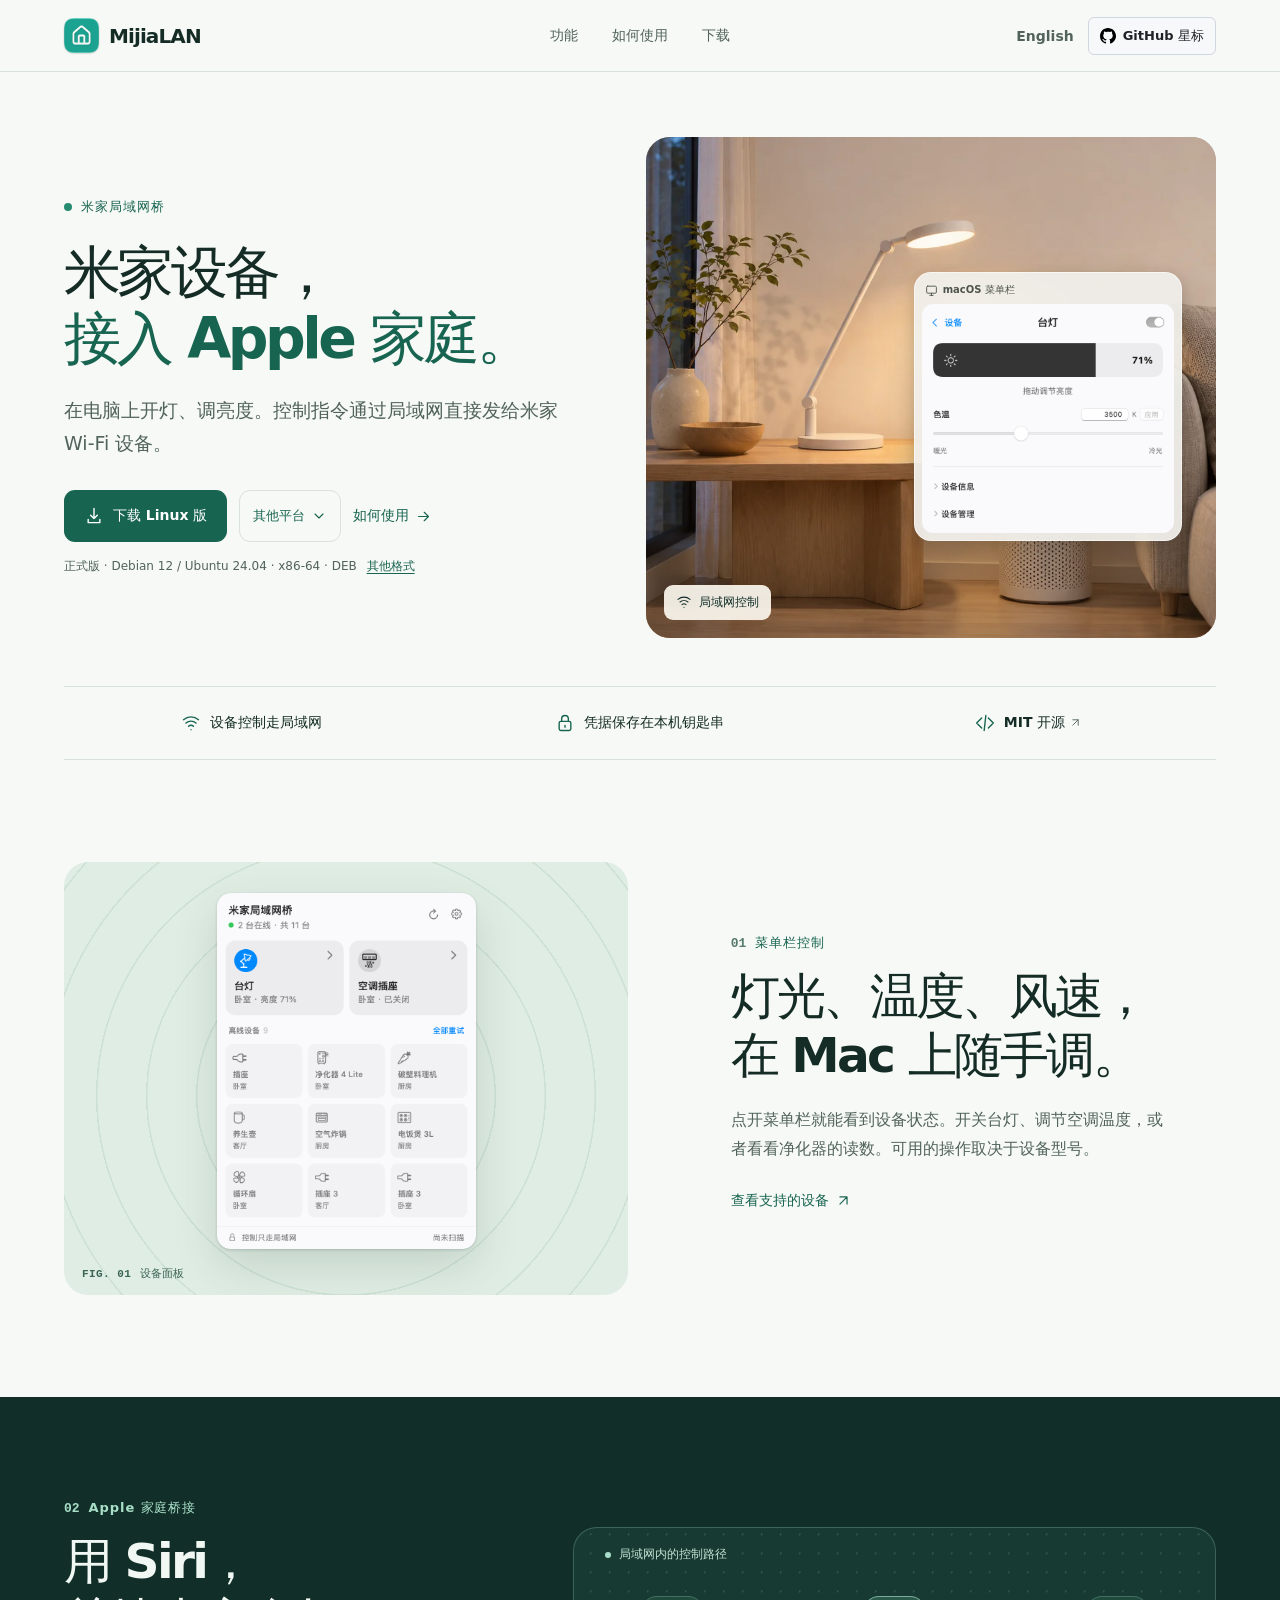
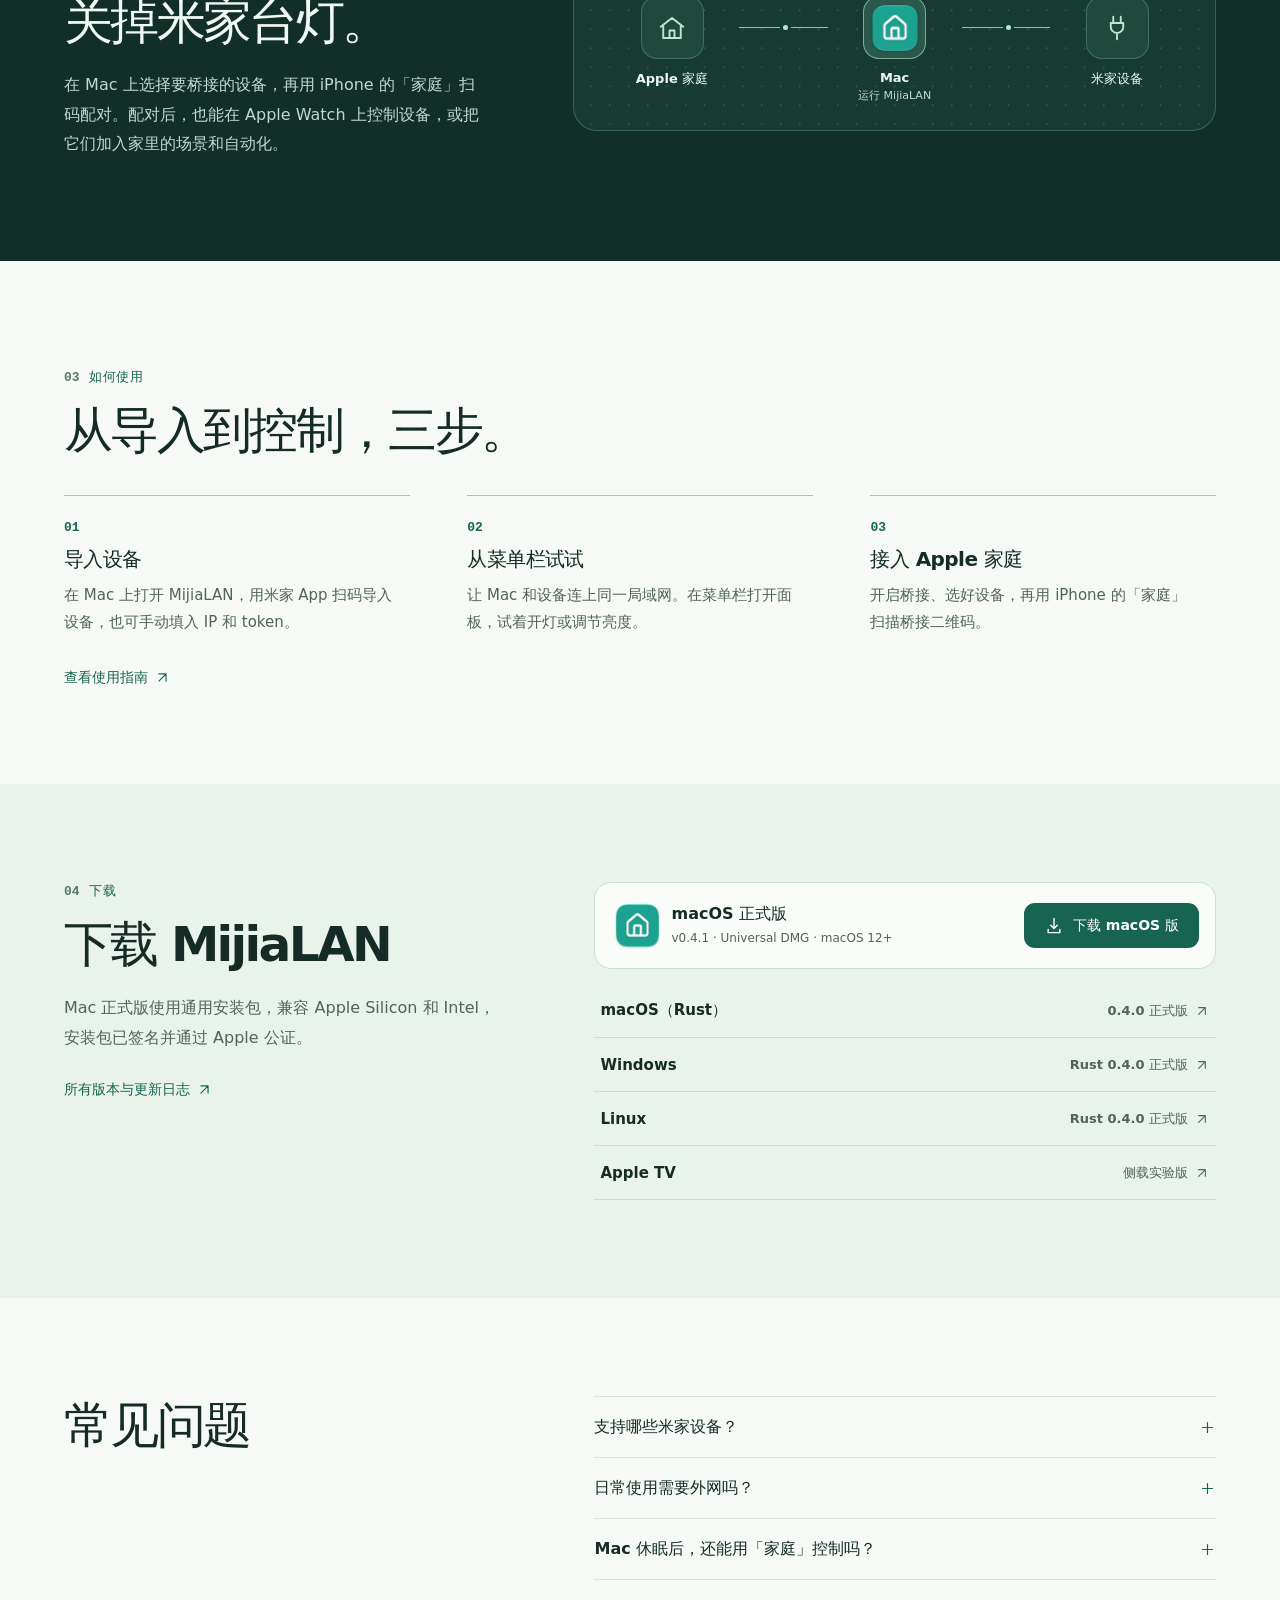
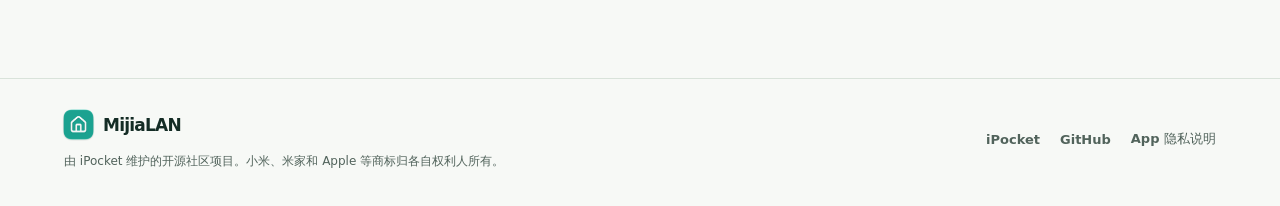
<file: index.html>
<!doctype html>
<html lang="zh-CN">
  <head>
    <meta charset="utf-8" />
    <meta name="viewport" content="width=device-width, initial-scale=1" />
    <meta name="theme-color" content="#f7f9f6" />
    <meta
      name="description"
      content="从 Mac 菜单栏控制兼容的米家 Wi-Fi 设备，通过局域网接入 Apple 家庭（HomeKit）。MijiaLAN 免费开源，支持 macOS 12 及以上。"
    />
    <meta name="robots" content="max-image-preview:large" />
    <title>米家局域网控制与 HomeKit 桥接 | MijiaLAN</title>
    <link rel="canonical" href="https://mijialan.ipocket.xyz/" />
    <link rel="alternate" hreflang="zh-CN" href="https://mijialan.ipocket.xyz/" />
    <link rel="alternate" hreflang="en" href="https://mijialan.ipocket.xyz/en/" />
    <link rel="alternate" hreflang="x-default" href="https://mijialan.ipocket.xyz/" />
    <meta property="og:type" content="website" />
    <meta property="og:site_name" content="MijiaLAN" />
    <meta property="og:locale" content="zh_CN" />
    <meta property="og:locale:alternate" content="en_US" />
    <meta property="og:url" content="https://mijialan.ipocket.xyz/" />
    <meta property="og:title" content="米家局域网控制与 HomeKit 桥接 | MijiaLAN" />
    <meta
      property="og:description"
      content="从 Mac 菜单栏控制米家 Wi-Fi 设备，并通过局域网接入 Apple 家庭。免费开源。"
    />
    <meta property="og:image" content="https://mijialan.ipocket.xyz/assets/mijialan-share.jpg" />
    <meta property="og:image:width" content="1200" />
    <meta property="og:image:height" content="630" />
    <meta property="og:image:alt" content="MijiaLAN 图标与点亮台灯的客厅。" />
    <meta name="twitter:card" content="summary_large_image" />
    <meta name="twitter:image:alt" content="MijiaLAN 图标与点亮台灯的客厅。" />
    <script type="application/ld+json">
      {
        "@context": "https://schema.org",
        "@type": "WebSite",
        "name": "MijiaLAN",
        "url": "https://mijialan.ipocket.xyz/",
        "inLanguage": ["zh-CN", "en"]
      }
    </script>
    <link rel="icon" type="image/png" href="./assets/mijialan-icon.png" />
    <link rel="stylesheet" href="./styles.css?v=regional-analytics" />
    <script defer src="./downloads.js?v=rs-0.4.0-b17"></script>
    <script defer src="./analytics.js?v=regional-analytics"></script>
  </head>
  <body>
    <svg class="icon-library" xmlns="http://www.w3.org/2000/svg" aria-hidden="true">
      <symbol id="icon-arrow" viewBox="0 0 24 24"><path d="M5 12h14m-6-6 6 6-6 6" /></symbol>
      <symbol id="icon-external" viewBox="0 0 24 24"><path d="M7 17 17 7M7 7h10v10" /></symbol>
      <symbol id="icon-download" viewBox="0 0 24 24"><path d="M12 3v12m-4-4 4 4 4-4M5 16v4h14v-4" /></symbol>
      <symbol id="icon-chevron" viewBox="0 0 24 24"><path d="m6 9 6 6 6-6" /></symbol>
      <symbol id="icon-check" viewBox="0 0 24 24"><path d="m5 12 4 4L19 6" /></symbol>
      <symbol id="icon-wifi" viewBox="0 0 24 24">
        <path d="M3 8a14 14 0 0 1 18 0M6 12a9 9 0 0 1 12 0m-9 4a4.4 4.4 0 0 1 6 0m-3 4h.01" />
      </symbol>
      <symbol id="icon-home" viewBox="0 0 24 24"><path d="m3 11 9-7 9 7m-2-1v10H5V10m5 10v-6h4v6" /></symbol>
      <symbol id="icon-mac" viewBox="0 0 24 24">
        <rect x="3" y="4" width="18" height="13" rx="2" />
        <path d="M9 21h6m-3-4v4" />
      </symbol>
      <symbol id="icon-plug" viewBox="0 0 24 24">
        <path d="M9 3v5m6-5v5M7 8h10v3a5 5 0 0 1-10 0V8Zm5 8v5" />
      </symbol>
      <symbol id="icon-code" viewBox="0 0 24 24"><path d="m8 6-6 6 6 6m8-12 6 6-6 6m-3-15-2 18" /></symbol>
      <symbol id="icon-lock" viewBox="0 0 24 24">
        <rect x="5" y="10" width="14" height="11" rx="2" />
        <path d="M8 10V7a4 4 0 0 1 8 0v3m-4 5v2" />
      </symbol>
      <symbol id="icon-plus" viewBox="0 0 24 24"><path d="M5 12h14M12 5v14" /></symbol>
    </svg>
    <a class="skip-link" href="#main-content">跳到正文</a>

    <header class="site-header" id="top">
      <div class="shell header-inner">
        <a class="wordmark" href="#top" aria-label="MijiaLAN 首页">
          <img src="./assets/mijialan-icon.png" width="43" height="43" alt="" />
          <span>MijiaLAN</span>
        </a>
        <nav class="site-nav" aria-label="主导航">
          <a href="#features">功能</a>
          <a href="#setup">如何使用</a>
          <a href="#download">下载</a>
        </nav>
        <div class="header-actions">
          <a class="locale-link" href="./en/" lang="en" hreflang="en">English</a>
          <a
            class="source-link"
            href="https://github.com/iPocket-APP/MijiaLAN"
            aria-label="在 GitHub 上给 MijiaLAN 点星标"
          >
            <img src="./assets/github-mark.svg" width="16" height="16" alt="" />
            <span><span class="source-site">GitHub </span>星标</span>
          </a>
        </div>
      </div>
    </header>

    <main id="main-content">
      <section class="shell hero" aria-labelledby="hero-title">
        <div class="hero-copy">
          <p class="eyebrow"><span class="status-dot" aria-hidden="true"></span> 米家局域网桥</p>
          <h1 id="hero-title">米家设备，<span>接入 Apple 家庭。</span></h1>
          <p class="hero-description">在电脑上开灯、调亮度。控制指令通过局域网直接发给米家 Wi‑Fi 设备。</p>
          <div class="hero-actions" data-platform-picker>
            <a
              class="button button-primary"
              href="#download"
              data-hero-download
              data-download-placement="hero"
              aria-describedby="hero-requirements"
            >
              <svg class="icon" aria-hidden="true"><use href="#icon-download" /></svg>
              <span>选择下载平台</span>
            </a>
            <button
              type="button"
              class="button platform-toggle"
              data-platform-toggle
              aria-controls="download-platforms"
              aria-expanded="false"
              hidden
            >
              <span>其他平台</span>
              <svg class="icon" aria-hidden="true"><use href="#icon-chevron" /></svg>
            </button>
            <div class="platform-picker" id="download-platforms" role="group" aria-label="下载平台" hidden>
              <button
                type="button"
                data-option-platform="macos"
                data-label="下载 macOS 版"
                data-requirements="macOS 12 及以上 · Apple Silicon 与 Intel"
                aria-pressed="false"
              >
                <strong>macOS</strong>
                <small>正式版 · Universal DMG</small>
                <svg class="icon" aria-hidden="true"><use href="#icon-check" /></svg>
              </button>
              <button
                type="button"
                data-option-platform="windows"
                data-label="下载 Windows 版"
                data-requirements="正式版 · Windows x64 · MSI"
                data-release-label="安装说明"
                aria-pressed="false"
              >
                <strong>Windows</strong>
                <small>正式版 · x64 MSI</small>
                <svg class="icon" aria-hidden="true"><use href="#icon-check" /></svg>
              </button>
              <button
                type="button"
                data-option-platform="linux"
                data-label="下载 Linux 版"
                data-requirements="正式版 · Debian 12 / Ubuntu 24.04 · x86-64 · DEB"
                data-release-label="其他格式"
                aria-pressed="false"
              >
                <strong>Linux</strong>
                <small>正式版 · x86-64 DEB</small>
                <svg class="icon" aria-hidden="true"><use href="#icon-check" /></svg>
              </button>
            </div>
            <a class="text-link" href="#setup"
              >如何使用 <svg class="icon" aria-hidden="true"><use href="#icon-arrow" /></svg
            ></a>
          </div>
          <p class="hero-requirements" id="hero-requirements">
            <span data-hero-requirements>macOS、Windows 和 Linux</span>
            <a data-hero-release href="https://github.com/iPocket-APP/MijiaLAN/releases" hidden>发行说明</a>
          </p>
        </div>

        <figure class="hero-art">
          <img
            class="hero-scene"
            src="./assets/living-room.webp"
            width="960"
            height="1280"
            alt="客厅里的台灯亮着，旁边摆着空气净化器。"
          />
          <div class="hero-panel">
            <div class="panel-label">
              <svg class="icon" aria-hidden="true"><use href="#icon-mac" /></svg> macOS 菜单栏
            </div>
            <img
              src="./assets/macos-lamp.webp"
              width="720"
              height="654"
              alt="MijiaLAN 的台灯详情，可调节电源、亮度和色温。"
            />
          </div>
          <figcaption class="art-caption">
            <svg class="icon" aria-hidden="true"><use href="#icon-wifi" /></svg> 局域网控制
          </figcaption>
        </figure>
      </section>

      <ul class="shell facts" aria-label="项目特点">
        <li>
          <svg class="icon" aria-hidden="true"><use href="#icon-wifi" /></svg><span>设备控制走局域网</span>
        </li>
        <li>
          <svg class="icon" aria-hidden="true"><use href="#icon-lock" /></svg
          ><span>凭据保存在本机钥匙串</span>
        </li>
        <li>
          <svg class="icon" aria-hidden="true"><use href="#icon-code" /></svg
          ><a href="https://github.com/iPocket-APP/MijiaLAN/blob/main/LICENSE"
            >MIT 开源 <svg class="icon" aria-hidden="true"><use href="#icon-external" /></svg
          ></a>
        </li>
      </ul>

      <section class="shell feature" id="features" aria-labelledby="feature-title">
        <figure class="feature-art">
          <img
            src="./assets/macos-panel.webp"
            width="720"
            height="990"
            alt="米家局域网桥设备面板，显示台灯、空调插座与各设备的连接状态。"
            loading="lazy"
          />
          <figcaption><span class="figure-index">FIG. 01</span> 设备面板</figcaption>
        </figure>
        <div class="section-copy">
          <p class="eyebrow section-label"><span>01</span> 菜单栏控制</p>
          <h2 id="feature-title">灯光、温度、风速，<br />在 Mac 上随手调。</h2>
          <p>
            点开菜单栏就能看到设备状态。开关台灯、调节空调温度，或者看看净化器的读数。可用的操作取决于设备型号。
          </p>
          <a class="text-link" href="https://github.com/iPocket-APP/MijiaLAN#设备支持"
            >查看支持的设备 <svg class="icon" aria-hidden="true"><use href="#icon-external" /></svg
          ></a>
        </div>
      </section>

      <section class="bridge" id="apple-home" aria-labelledby="bridge-title">
        <div class="shell bridge-inner">
          <div class="section-copy">
            <p class="eyebrow section-label"><span>02</span> Apple 家庭桥接</p>
            <h2 id="bridge-title">用 Siri，<br />关掉米家台灯。</h2>
            <p>
              在 Mac 上选择要桥接的设备，再用 iPhone 的「家庭」扫码配对。配对后，也能在 Apple Watch
              上控制设备，或把它们加入家里的场景和自动化。
            </p>
          </div>

          <figure class="route">
            <figcaption><span class="status-dot" aria-hidden="true"></span> 局域网内的控制路径</figcaption>
            <div
              class="route-flow"
              role="img"
              aria-label="Apple 家庭通过运行 MijiaLAN 的 Mac 控制米家 Wi‑Fi 设备。"
            >
              <div class="route-node">
                <span class="route-icon"
                  ><svg class="icon" aria-hidden="true"><use href="#icon-home" /></svg
                ></span>
                <span>Apple 家庭</span>
              </div>
              <span class="route-line" aria-hidden="true"></span>
              <div class="route-node route-bridge">
                <span class="route-icon"
                  ><img src="./assets/mijialan-icon.png" width="68" height="68" alt=""
                /></span>
                <span>Mac <small>运行 MijiaLAN</small></span>
              </div>
              <span class="route-line" aria-hidden="true"></span>
              <div class="route-node">
                <span class="route-icon"
                  ><svg class="icon" aria-hidden="true"><use href="#icon-plug" /></svg
                ></span>
                <span>米家设备</span>
              </div>
            </div>
          </figure>
        </div>
      </section>

      <section class="shell setup" id="setup" aria-labelledby="setup-title">
        <p class="eyebrow section-label"><span>03</span> 如何使用</p>
        <h2 id="setup-title">从导入到控制，三步。</h2>
        <ol class="steps">
          <li>
            <span class="step-number" aria-hidden="true">01</span>
            <h3>导入设备</h3>
            <p>在 Mac 上打开 MijiaLAN，用米家 App 扫码导入设备，也可手动填入 IP 和 token。</p>
          </li>
          <li>
            <span class="step-number" aria-hidden="true">02</span>
            <h3>从菜单栏试试</h3>
            <p>让 Mac 和设备连上同一局域网。在菜单栏打开面板，试着开灯或调节亮度。</p>
          </li>
          <li>
            <span class="step-number" aria-hidden="true">03</span>
            <h3>接入 Apple 家庭</h3>
            <p>开启桥接、选好设备，再用 iPhone 的「家庭」扫描桥接二维码。</p>
          </li>
        </ol>
        <a class="text-link" href="https://github.com/iPocket-APP/MijiaLAN#使用"
          >查看使用指南 <svg class="icon" aria-hidden="true"><use href="#icon-external" /></svg
        ></a>
      </section>

      <section class="downloads" id="download" aria-labelledby="download-title">
        <div class="shell downloads-inner">
          <div class="section-copy">
            <p class="eyebrow section-label"><span>04</span> 下载</p>
            <h2 id="download-title">下载 MijiaLAN</h2>
            <p>Mac 正式版使用通用安装包，兼容 Apple Silicon 和 Intel，安装包已签名并通过 Apple 公证。</p>
            <a class="text-link" href="https://github.com/iPocket-APP/MijiaLAN/releases"
              >所有版本与更新日志 <svg class="icon" aria-hidden="true"><use href="#icon-external" /></svg
            ></a>
          </div>
          <div class="platforms">
            <div class="mac-download">
              <div class="platform-heading">
                <img src="./assets/mijialan-icon.png" width="53" height="53" alt="" loading="lazy" />
                <div>
                  <h3>macOS 正式版</h3>
                  <p>v0.4.1 · Universal DMG · macOS 12+</p>
                </div>
              </div>
              <a
                class="button button-primary"
                href="https://github.com/iPocket-APP/MijiaLAN/releases/download/v0.4.1/MijiaLAN-0.4.1-universal.dmg"
                data-download-placement="download_section"
                data-download-platform="macos"
              >
                <svg class="icon" aria-hidden="true"><use href="#icon-download" /></svg> 下载 macOS 版
              </a>
            </div>
            <ul class="platform-links" aria-label="其他版本和平台">
              <li>
                <a href="https://github.com/iPocket-APP/MijiaLAN/releases/tag/rs-v0.4.0-b17"
                  ><span>macOS（Rust）</span
                  ><span class="platform-status"
                    >0.4.0 正式版
                    <svg class="icon" aria-hidden="true"><use href="#icon-external" /></svg></span
                ></a>
              </li>
              <li>
                <a
                  id="release-windows"
                  href="https://github.com/iPocket-APP/MijiaLAN/releases/tag/rs-v0.4.0-b17"
                  ><span>Windows</span
                  ><span class="platform-status"
                    >Rust 0.4.0 正式版
                    <svg class="icon" aria-hidden="true"><use href="#icon-external" /></svg></span
                ></a>
              </li>
              <li>
                <a
                  id="release-linux"
                  href="https://github.com/iPocket-APP/MijiaLAN/releases/tag/rs-v0.4.0-b17"
                  ><span>Linux</span
                  ><span class="platform-status"
                    >Rust 0.4.0 正式版
                    <svg class="icon" aria-hidden="true"><use href="#icon-external" /></svg></span
                ></a>
              </li>
              <li>
                <a href="https://github.com/iPocket-APP/MijiaLAN/releases/tag/tvos-v0.1.1-b3"
                  ><span>Apple TV</span
                  ><span class="platform-status"
                    >侧载实验版 <svg class="icon" aria-hidden="true"><use href="#icon-external" /></svg></span
                ></a>
              </li>
            </ul>
          </div>
        </div>
      </section>

      <section class="shell faq" aria-labelledby="faq-title">
        <h2 id="faq-title">常见问题</h2>
        <div class="faq-list">
          <details>
            <summary>
              支持哪些米家设备？ <svg class="icon" aria-hidden="true"><use href="#icon-plus" /></svg>
            </summary>
            <p>
              主要支持可在局域网直连的米家 Wi‑Fi
              设备，包括部分灯具、插座、风扇、空调和净化器。具体型号和可用功能见<a
                href="https://github.com/iPocket-APP/MijiaLAN#设备支持"
                >设备支持说明</a
              >。
            </p>
          </details>
          <details>
            <summary>
              日常使用需要外网吗？ <svg class="icon" aria-hidden="true"><use href="#icon-plus" /></svg>
            </summary>
            <p>
              设备导入并缓存所需规格后，日常控制可以在局域网完成。用米家 App
              扫码导入设备，以及获取尚未缓存的设备规格时，需要联网。
            </p>
          </details>
          <details>
            <summary>
              Mac 休眠后，还能用「家庭」控制吗？
              <svg class="icon" aria-hidden="true"><use href="#icon-plus" /></svg>
            </summary>
            <p>
              桥接时需要让 Mac 保持唤醒，并让 MijiaLAN 在后台运行。要从家外访问，或让家庭自动化运行，还需要
              HomePod 或 Apple TV 等家居中枢。
            </p>
          </details>
        </div>
      </section>
    </main>

    <footer class="site-footer">
      <div class="shell footer-inner">
        <div>
          <a class="wordmark" href="#top" aria-label="MijiaLAN，返回顶部"
            ><img src="./assets/mijialan-icon.png" width="37" height="37" alt="" loading="lazy" /><span
              >MijiaLAN</span
            ></a
          >
          <p>由 iPocket 维护的开源社区项目。小米、米家和 Apple 等商标归各自权利人所有。</p>
        </div>
        <nav class="footer-links" aria-label="页脚导航">
          <a href="https://ipocket.xyz/">iPocket</a>
          <a href="https://github.com/iPocket-APP/MijiaLAN">GitHub</a>
          <a href="https://github.com/iPocket-APP/MijiaLAN/blob/main/PRIVACY.md">App 隐私说明</a>
          <button
            type="button"
            data-analytics-settings="regional"
            aria-controls="analytics-consent"
            aria-expanded="false"
            hidden
          >
            网站分析设置
          </button>
        </nav>
      </div>
      <div class="shell">
        <section
          class="analytics-consent"
          id="analytics-consent"
          aria-labelledby="analytics-title"
          tabindex="-1"
          hidden
        >
          <h2 id="analytics-title">网站分析设置</h2>
          <p>
            Google Analytics 使用 Cookie 统计页面访问和安装包按钮点击。你可以随时在页脚更改选择。
            <a href="https://policies.google.com/technologies/partner-sites?hl=zh-CN">Google 如何使用数据</a>
          </p>
          <div class="analytics-actions">
            <button class="button analytics-choice" type="button" data-analytics-choice="deny">
              不允许分析
            </button>
            <button class="button analytics-choice" type="button" data-analytics-choice="allow">
              允许分析
            </button>
          </div>
        </section>
      </div>
    </footer>
  </body>
</html>
</file>
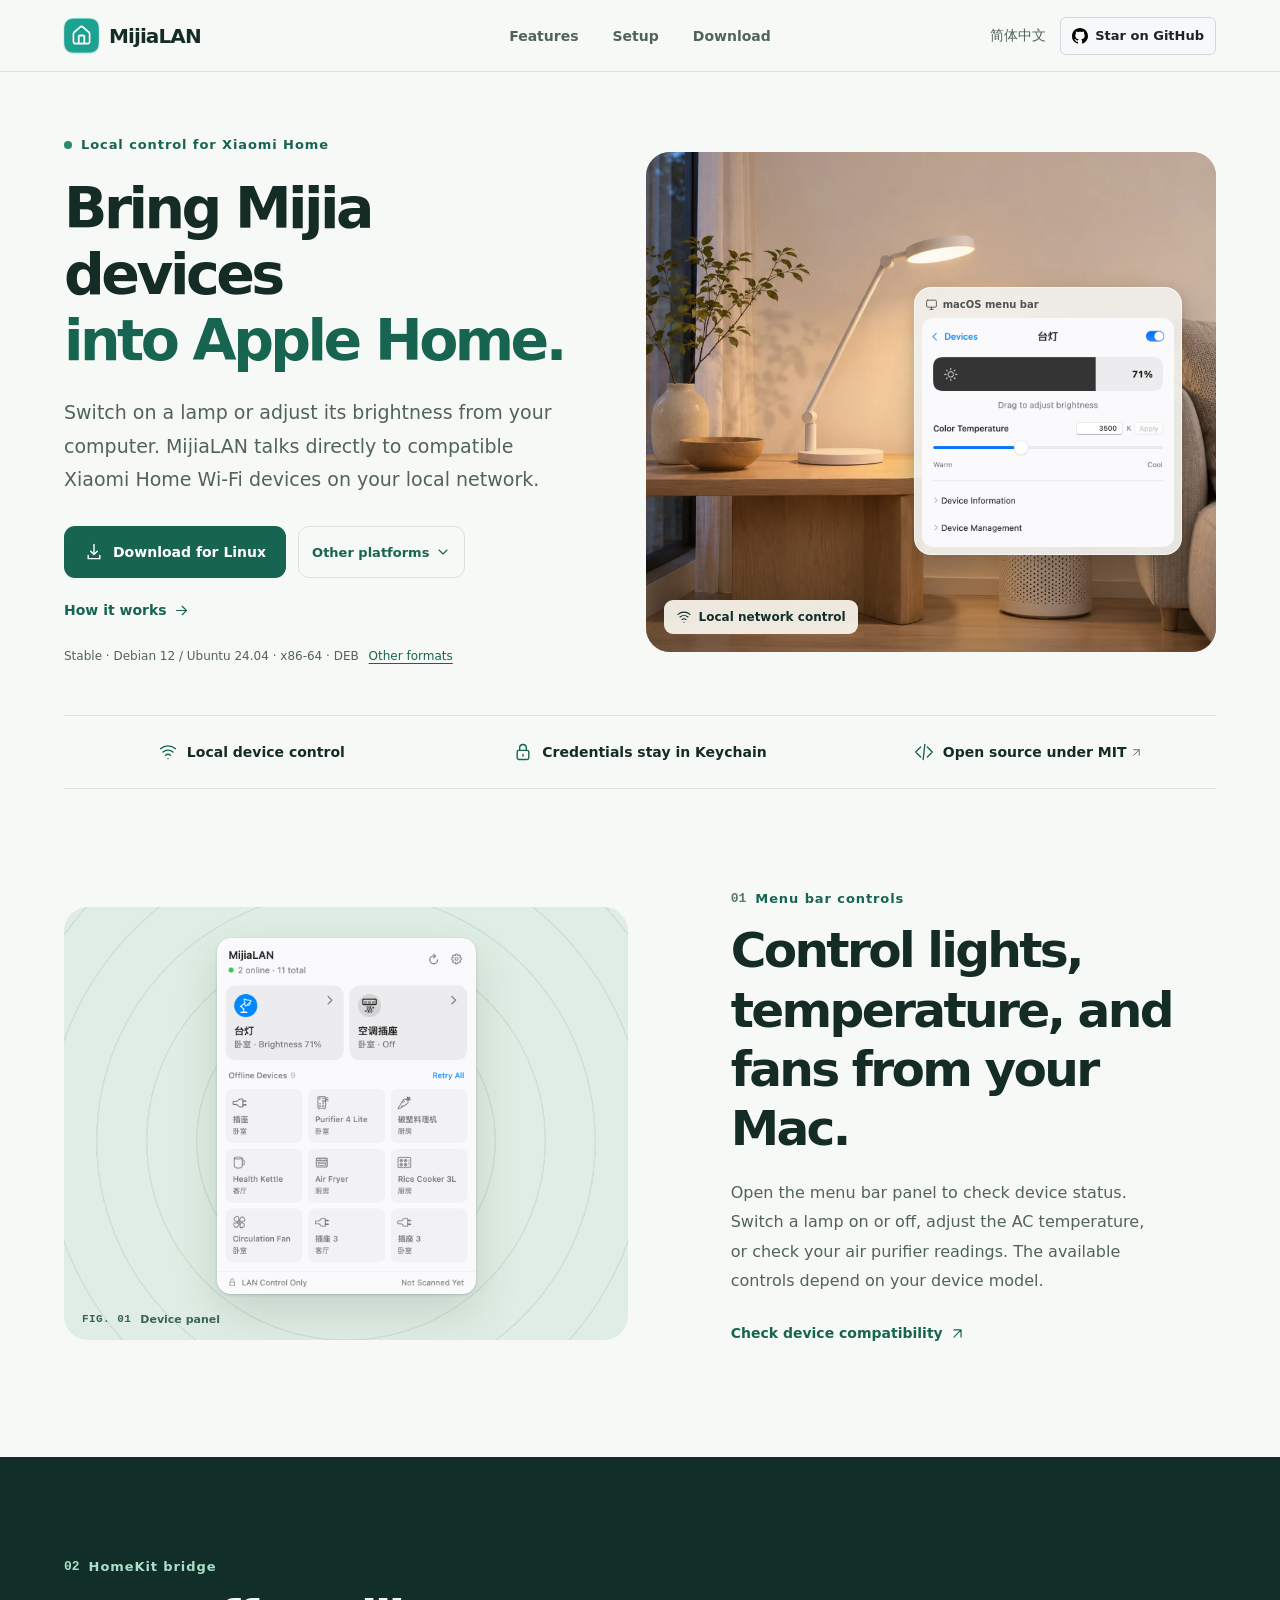
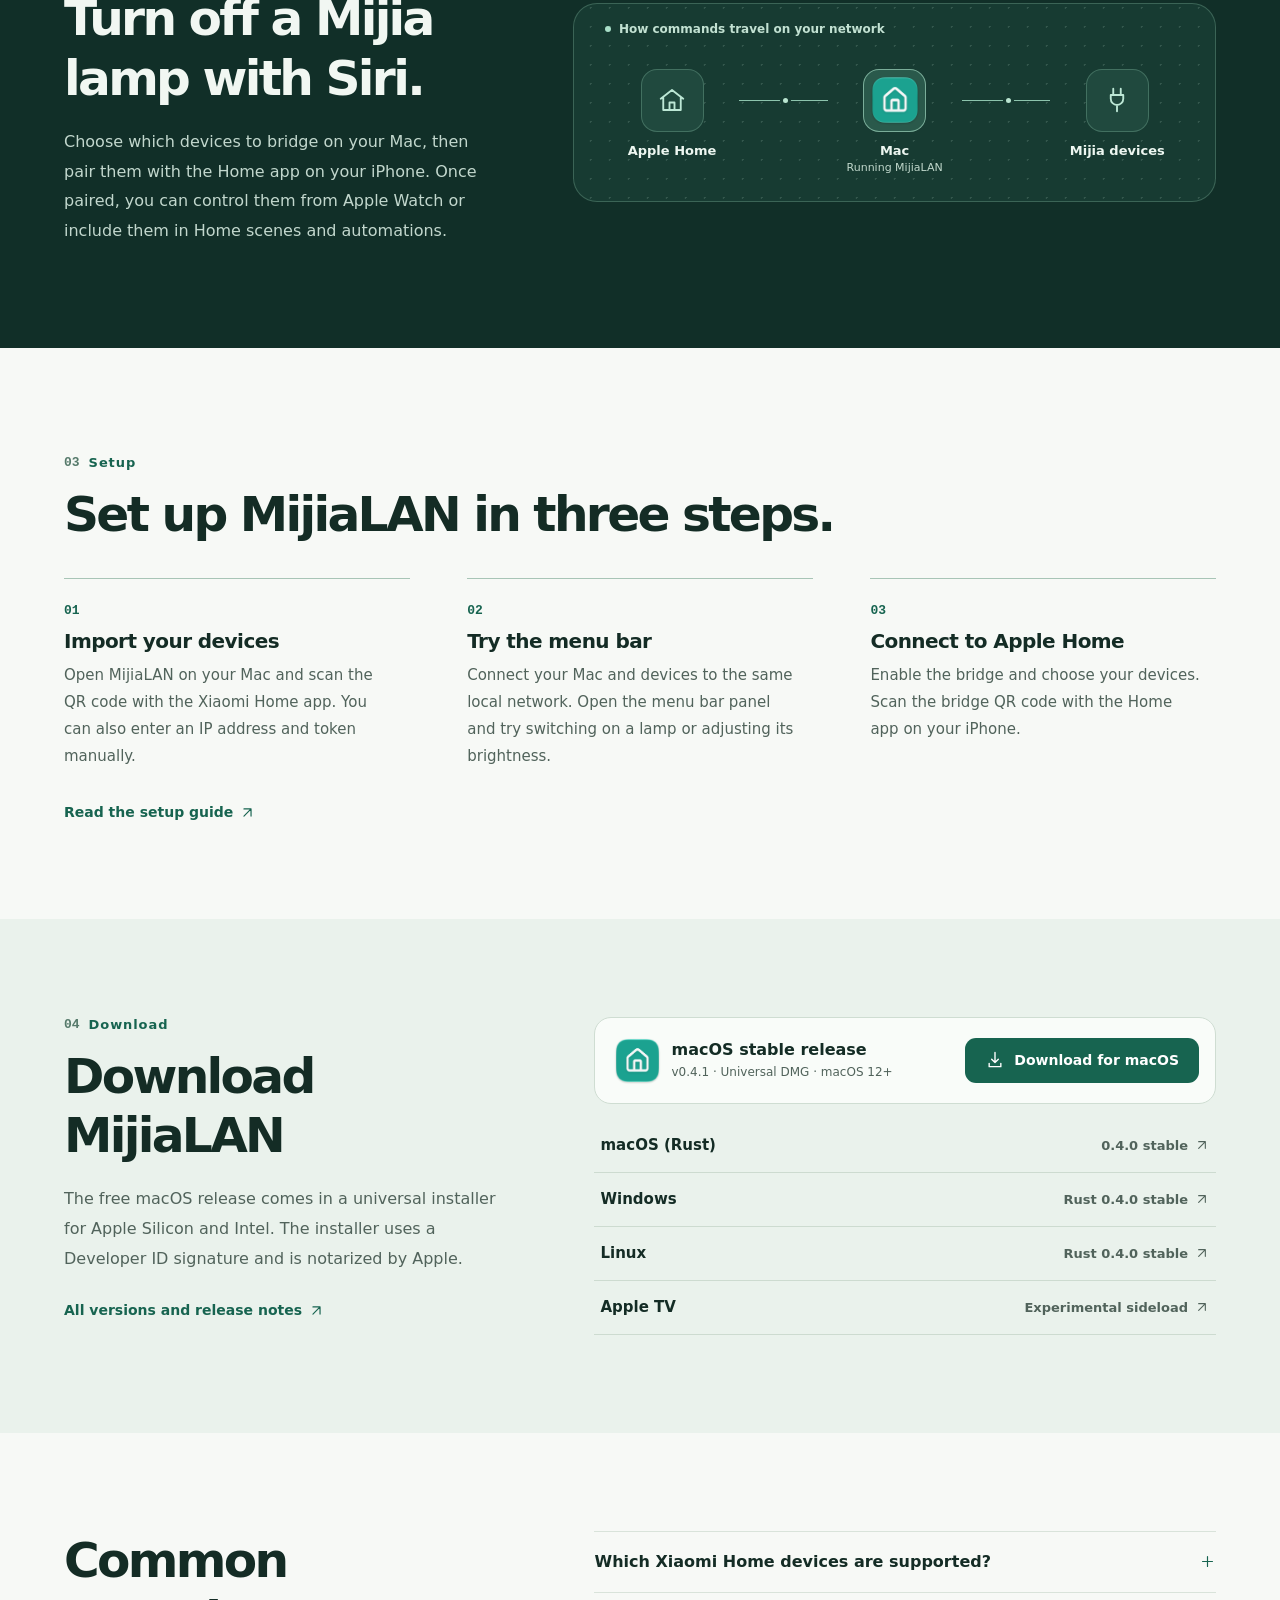
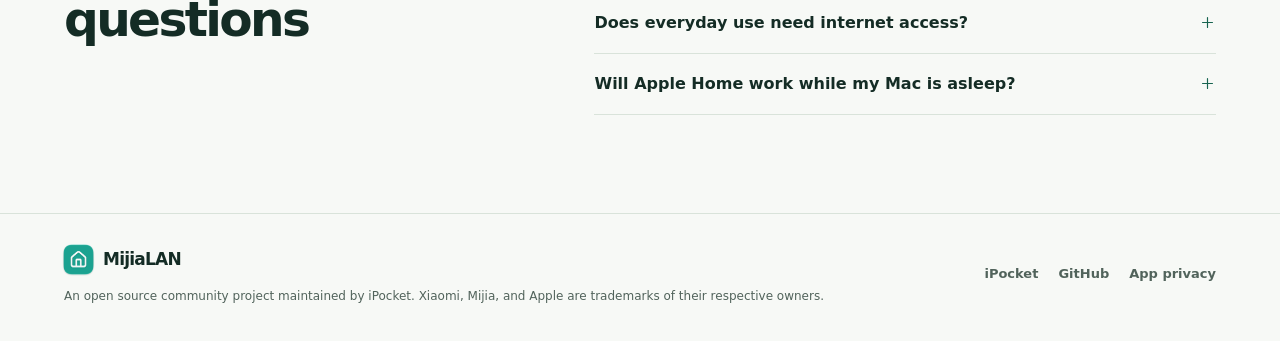
<file: en/index.html>
<!doctype html>
<html lang="en">
  <head>
    <meta charset="utf-8" />
    <meta name="viewport" content="width=device-width, initial-scale=1" />
    <meta name="theme-color" content="#f7f9f6" />
    <meta
      name="description"
      content="Control compatible Xiaomi Home devices from your Mac menu bar and bridge them to Apple Home (HomeKit) over your local network. Free and open source for macOS 12+."
    />
    <meta name="robots" content="max-image-preview:large" />
    <title>Local Xiaomi Home Control &amp; HomeKit Bridge | MijiaLAN</title>
    <link rel="canonical" href="https://mijialan.ipocket.xyz/en/" />
    <link rel="alternate" hreflang="zh-CN" href="https://mijialan.ipocket.xyz/" />
    <link rel="alternate" hreflang="en" href="https://mijialan.ipocket.xyz/en/" />
    <link rel="alternate" hreflang="x-default" href="https://mijialan.ipocket.xyz/" />
    <meta property="og:type" content="website" />
    <meta property="og:site_name" content="MijiaLAN" />
    <meta property="og:locale" content="en_US" />
    <meta property="og:locale:alternate" content="zh_CN" />
    <meta property="og:url" content="https://mijialan.ipocket.xyz/en/" />
    <meta property="og:title" content="Local Xiaomi Home Control &amp; HomeKit Bridge | MijiaLAN" />
    <meta
      property="og:description"
      content="Control Xiaomi Home devices from your Mac menu bar and connect them to Apple Home over your local network. Free and open source."
    />
    <meta property="og:image" content="https://mijialan.ipocket.xyz/assets/mijialan-share.jpg" />
    <meta property="og:image:width" content="1200" />
    <meta property="og:image:height" content="630" />
    <meta property="og:image:alt" content="The MijiaLAN icon next to a living room lit by a desk lamp." />
    <meta name="twitter:card" content="summary_large_image" />
    <meta name="twitter:image:alt" content="The MijiaLAN icon next to a living room lit by a desk lamp." />
    <link rel="icon" type="image/png" href="../assets/mijialan-icon.png" />
    <link rel="stylesheet" href="../styles.css?v=regional-analytics" />
    <script defer src="../downloads.js?v=rs-0.4.0-b17"></script>
    <script defer src="../analytics.js?v=regional-analytics"></script>
  </head>
  <body>
    <svg class="icon-library" xmlns="http://www.w3.org/2000/svg" aria-hidden="true">
      <symbol id="icon-arrow" viewBox="0 0 24 24"><path d="M5 12h14m-6-6 6 6-6 6" /></symbol>
      <symbol id="icon-external" viewBox="0 0 24 24"><path d="M7 17 17 7M7 7h10v10" /></symbol>
      <symbol id="icon-download" viewBox="0 0 24 24"><path d="M12 3v12m-4-4 4 4 4-4M5 16v4h14v-4" /></symbol>
      <symbol id="icon-chevron" viewBox="0 0 24 24"><path d="m6 9 6 6 6-6" /></symbol>
      <symbol id="icon-check" viewBox="0 0 24 24"><path d="m5 12 4 4L19 6" /></symbol>
      <symbol id="icon-wifi" viewBox="0 0 24 24">
        <path d="M3 8a14 14 0 0 1 18 0M6 12a9 9 0 0 1 12 0m-9 4a4.4 4.4 0 0 1 6 0m-3 4h.01" />
      </symbol>
      <symbol id="icon-home" viewBox="0 0 24 24"><path d="m3 11 9-7 9 7m-2-1v10H5V10m5 10v-6h4v6" /></symbol>
      <symbol id="icon-mac" viewBox="0 0 24 24">
        <rect x="3" y="4" width="18" height="13" rx="2" />
        <path d="M9 21h6m-3-4v4" />
      </symbol>
      <symbol id="icon-plug" viewBox="0 0 24 24">
        <path d="M9 3v5m6-5v5M7 8h10v3a5 5 0 0 1-10 0V8Zm5 8v5" />
      </symbol>
      <symbol id="icon-code" viewBox="0 0 24 24"><path d="m8 6-6 6 6 6m8-12 6 6-6 6m-3-15-2 18" /></symbol>
      <symbol id="icon-lock" viewBox="0 0 24 24">
        <rect x="5" y="10" width="14" height="11" rx="2" />
        <path d="M8 10V7a4 4 0 0 1 8 0v3m-4 5v2" />
      </symbol>
      <symbol id="icon-plus" viewBox="0 0 24 24"><path d="M5 12h14M12 5v14" /></symbol>
    </svg>
    <a class="skip-link" href="#main-content">Skip to content</a>

    <header class="site-header" id="top">
      <div class="shell header-inner">
        <a class="wordmark" href="#top" aria-label="MijiaLAN home">
          <img src="../assets/mijialan-icon.png" width="43" height="43" alt="" />
          <span>MijiaLAN</span>
        </a>
        <nav class="site-nav" aria-label="Main navigation">
          <a href="#features">Features</a>
          <a href="#setup">Setup</a>
          <a href="#download">Download</a>
        </nav>
        <div class="header-actions">
          <a class="locale-link" href="../" lang="zh-CN" hreflang="zh-CN">简体中文</a>
          <a
            class="source-link"
            href="https://github.com/iPocket-APP/MijiaLAN"
            aria-label="Star MijiaLAN on GitHub"
          >
            <img src="../assets/github-mark.svg" width="16" height="16" alt="" />
            <span>Star<span class="source-site"> on GitHub</span></span>
          </a>
        </div>
      </div>
    </header>

    <main id="main-content">
      <section class="shell hero" aria-labelledby="hero-title">
        <div class="hero-copy">
          <p class="eyebrow">
            <span class="status-dot" aria-hidden="true"></span> Local control for Xiaomi Home
          </p>
          <h1 id="hero-title">Bring Mijia devices <span>into Apple Home.</span></h1>
          <p class="hero-description">
            Switch on a lamp or adjust its brightness from your computer. MijiaLAN talks directly to
            compatible Xiaomi Home Wi-Fi devices on your local network.
          </p>
          <div class="hero-actions" data-platform-picker>
            <a
              class="button button-primary"
              href="#download"
              data-hero-download
              data-download-placement="hero"
              aria-describedby="hero-requirements"
            >
              <svg class="icon" aria-hidden="true"><use href="#icon-download" /></svg>
              <span>Choose a platform</span>
            </a>
            <button
              type="button"
              class="button platform-toggle"
              data-platform-toggle
              aria-controls="download-platforms"
              aria-expanded="false"
              hidden
            >
              <span>Other platforms</span>
              <svg class="icon" aria-hidden="true"><use href="#icon-chevron" /></svg>
            </button>
            <div
              class="platform-picker"
              id="download-platforms"
              role="group"
              aria-label="Download platform"
              hidden
            >
              <button
                type="button"
                data-option-platform="macos"
                data-label="Download for macOS"
                data-requirements="macOS 12 or later · Apple Silicon and Intel"
                aria-pressed="false"
              >
                <strong>macOS</strong>
                <small>Stable · Universal DMG</small>
                <svg class="icon" aria-hidden="true"><use href="#icon-check" /></svg>
              </button>
              <button
                type="button"
                data-option-platform="windows"
                data-label="Download for Windows"
                data-requirements="Stable · Windows x64 · MSI"
                data-release-label="Installation notes"
                aria-pressed="false"
              >
                <strong>Windows</strong>
                <small>Stable · x64 MSI</small>
                <svg class="icon" aria-hidden="true"><use href="#icon-check" /></svg>
              </button>
              <button
                type="button"
                data-option-platform="linux"
                data-label="Download for Linux"
                data-requirements="Stable · Debian 12 / Ubuntu 24.04 · x86-64 · DEB"
                data-release-label="Other formats"
                aria-pressed="false"
              >
                <strong>Linux</strong>
                <small>Stable · x86-64 DEB</small>
                <svg class="icon" aria-hidden="true"><use href="#icon-check" /></svg>
              </button>
            </div>
            <a class="text-link" href="#setup">
              How it works <svg class="icon" aria-hidden="true"><use href="#icon-arrow" /></svg>
            </a>
          </div>
          <p class="hero-requirements" id="hero-requirements">
            <span data-hero-requirements>macOS, Windows, and Linux</span>
            <a data-hero-release href="https://github.com/iPocket-APP/MijiaLAN/releases" hidden
              >Release notes</a
            >
          </p>
        </div>

        <figure class="hero-art">
          <img
            class="hero-scene"
            src="../assets/living-room.webp"
            width="960"
            height="1280"
            alt="A lit desk lamp and an air purifier in a living room."
          />
          <div class="hero-panel">
            <div class="panel-label">
              <svg class="icon" aria-hidden="true"><use href="#icon-mac" /></svg> macOS menu bar
            </div>
            <img
              src="../assets/macos-lamp-en.webp"
              width="720"
              height="654"
              alt="MijiaLAN lamp controls for power, brightness, and color temperature."
            />
          </div>
          <figcaption class="art-caption">
            <svg class="icon" aria-hidden="true"><use href="#icon-wifi" /></svg> Local network control
          </figcaption>
        </figure>
      </section>

      <ul class="shell facts" aria-label="Project highlights">
        <li>
          <svg class="icon" aria-hidden="true"><use href="#icon-wifi" /></svg
          ><span>Local device control</span>
        </li>
        <li>
          <svg class="icon" aria-hidden="true"><use href="#icon-lock" /></svg
          ><span>Credentials stay in Keychain</span>
        </li>
        <li>
          <svg class="icon" aria-hidden="true"><use href="#icon-code" /></svg>
          <a href="https://github.com/iPocket-APP/MijiaLAN/blob/main/LICENSE">
            Open source under MIT <svg class="icon" aria-hidden="true"><use href="#icon-external" /></svg>
          </a>
        </li>
      </ul>

      <section class="shell feature" id="features" aria-labelledby="feature-title">
        <figure class="feature-art">
          <img
            src="../assets/macos-panel-en.webp"
            width="720"
            height="990"
            alt="MijiaLAN menu bar panel showing a lamp, an AC plug, and the connection status of other devices."
            loading="lazy"
          />
          <figcaption><span class="figure-index">FIG. 01</span> Device panel</figcaption>
        </figure>
        <div class="section-copy">
          <p class="eyebrow section-label"><span>01</span> Menu bar controls</p>
          <h2 id="feature-title">Control lights, temperature, and fans from your Mac.</h2>
          <p>
            Open the menu bar panel to check device status. Switch a lamp on or off, adjust the AC
            temperature, or check your air purifier readings. The available controls depend on your device
            model.
          </p>
          <a
            class="text-link"
            href="https://github.com/iPocket-APP/MijiaLAN/blob/main/README.en.md#device-support"
          >
            Check device compatibility
            <svg class="icon" aria-hidden="true"><use href="#icon-external" /></svg>
          </a>
        </div>
      </section>

      <section class="bridge" id="apple-home" aria-labelledby="bridge-title">
        <div class="shell bridge-inner">
          <div class="section-copy">
            <p class="eyebrow section-label"><span>02</span> HomeKit bridge</p>
            <h2 id="bridge-title">Turn off a Mijia lamp with Siri.</h2>
            <p>
              Choose which devices to bridge on your Mac, then pair them with the Home app on your iPhone.
              Once paired, you can control them from Apple Watch or include them in Home scenes and
              automations.
            </p>
          </div>

          <figure class="route">
            <figcaption>
              <span class="status-dot" aria-hidden="true"></span> How commands travel on your network
            </figcaption>
            <div
              class="route-flow"
              role="img"
              aria-label="Apple Home controls Mijia Wi-Fi devices through a Mac running MijiaLAN."
            >
              <div class="route-node">
                <span class="route-icon"
                  ><svg class="icon" aria-hidden="true"><use href="#icon-home" /></svg
                ></span>
                <span>Apple Home</span>
              </div>
              <span class="route-line" aria-hidden="true"></span>
              <div class="route-node route-bridge">
                <span class="route-icon"
                  ><img src="../assets/mijialan-icon.png" width="68" height="68" alt=""
                /></span>
                <span>Mac <small>Running MijiaLAN</small></span>
              </div>
              <span class="route-line" aria-hidden="true"></span>
              <div class="route-node">
                <span class="route-icon"
                  ><svg class="icon" aria-hidden="true"><use href="#icon-plug" /></svg
                ></span>
                <span>Mijia devices</span>
              </div>
            </div>
          </figure>
        </div>
      </section>

      <section class="shell setup" id="setup" aria-labelledby="setup-title">
        <p class="eyebrow section-label"><span>03</span> Setup</p>
        <h2 id="setup-title">Set up MijiaLAN in three steps.</h2>
        <ol class="steps">
          <li>
            <span class="step-number" aria-hidden="true">01</span>
            <h3>Import your devices</h3>
            <p>
              Open MijiaLAN on your Mac and scan the QR code with the Xiaomi Home app. You can also enter an
              IP address and token manually.
            </p>
          </li>
          <li>
            <span class="step-number" aria-hidden="true">02</span>
            <h3>Try the menu bar</h3>
            <p>
              Connect your Mac and devices to the same local network. Open the menu bar panel and try
              switching on a lamp or adjusting its brightness.
            </p>
          </li>
          <li>
            <span class="step-number" aria-hidden="true">03</span>
            <h3>Connect to Apple Home</h3>
            <p>
              Enable the bridge and choose your devices. Scan the bridge QR code with the Home app on your
              iPhone.
            </p>
          </li>
        </ol>
        <a class="text-link" href="https://github.com/iPocket-APP/MijiaLAN/blob/main/README.en.md#setup">
          Read the setup guide <svg class="icon" aria-hidden="true"><use href="#icon-external" /></svg>
        </a>
      </section>

      <section class="downloads" id="download" aria-labelledby="download-title">
        <div class="shell downloads-inner">
          <div class="section-copy">
            <p class="eyebrow section-label"><span>04</span> Download</p>
            <h2 id="download-title">Download MijiaLAN</h2>
            <p>
              The free macOS release comes in a universal installer for Apple Silicon and Intel. The installer
              uses a Developer ID signature and is notarized by Apple.
            </p>
            <a class="text-link" href="https://github.com/iPocket-APP/MijiaLAN/releases">
              All versions and release notes
              <svg class="icon" aria-hidden="true"><use href="#icon-external" /></svg>
            </a>
          </div>
          <div class="platforms">
            <div class="mac-download">
              <div class="platform-heading">
                <img src="../assets/mijialan-icon.png" width="53" height="53" alt="" loading="lazy" />
                <div>
                  <h3>macOS stable release</h3>
                  <p>v0.4.1 · Universal DMG · macOS 12+</p>
                </div>
              </div>
              <a
                class="button button-primary"
                href="https://github.com/iPocket-APP/MijiaLAN/releases/download/v0.4.1/MijiaLAN-0.4.1-universal.dmg"
                data-download-placement="download_section"
                data-download-platform="macos"
              >
                <svg class="icon" aria-hidden="true"><use href="#icon-download" /></svg> Download for macOS
              </a>
            </div>
            <ul class="platform-links" aria-label="Other editions and platforms">
              <li>
                <a href="https://github.com/iPocket-APP/MijiaLAN/releases/tag/rs-v0.4.0-b17"
                  ><span>macOS (Rust)</span
                  ><span class="platform-status"
                    >0.4.0 stable
                    <svg class="icon" aria-hidden="true"><use href="#icon-external" /></svg></span
                ></a>
              </li>
              <li>
                <a
                  id="release-windows"
                  href="https://github.com/iPocket-APP/MijiaLAN/releases/tag/rs-v0.4.0-b17"
                  ><span>Windows</span
                  ><span class="platform-status"
                    >Rust 0.4.0 stable
                    <svg class="icon" aria-hidden="true"><use href="#icon-external" /></svg></span
                ></a>
              </li>
              <li>
                <a
                  id="release-linux"
                  href="https://github.com/iPocket-APP/MijiaLAN/releases/tag/rs-v0.4.0-b17"
                  ><span>Linux</span
                  ><span class="platform-status"
                    >Rust 0.4.0 stable
                    <svg class="icon" aria-hidden="true"><use href="#icon-external" /></svg></span
                ></a>
              </li>
              <li>
                <a href="https://github.com/iPocket-APP/MijiaLAN/releases/tag/tvos-v0.1.1-b3"
                  ><span>Apple TV</span
                  ><span class="platform-status"
                    >Experimental sideload
                    <svg class="icon" aria-hidden="true"><use href="#icon-external" /></svg></span
                ></a>
              </li>
            </ul>
          </div>
        </div>
      </section>

      <section class="shell faq" aria-labelledby="faq-title">
        <h2 id="faq-title">Common questions</h2>
        <div class="faq-list">
          <details>
            <summary>
              Which Xiaomi Home devices are supported?
              <svg class="icon" aria-hidden="true"><use href="#icon-plus" /></svg>
            </summary>
            <p>
              MijiaLAN supports compatible Mijia Wi-Fi devices reachable on your local network, including
              selected lights, plugs, fans, air conditioners, and purifiers. See the
              <a href="https://github.com/iPocket-APP/MijiaLAN/blob/main/README.en.md#device-support"
                >device compatibility list</a
              >
              for models and available controls.
            </p>
          </details>
          <details>
            <summary>
              Does everyday use need internet access?
              <svg class="icon" aria-hidden="true"><use href="#icon-plus" /></svg>
            </summary>
            <p>
              Once your devices are imported and their specifications are cached, you can control them over
              your local network. QR import through Xiaomi Home and fetching uncached device specifications
              require internet access.
            </p>
          </details>
          <details>
            <summary>
              Will Apple Home work while my Mac is asleep?
              <svg class="icon" aria-hidden="true"><use href="#icon-plus" /></svg>
            </summary>
            <p>
              Apple Home needs your Mac to stay awake with MijiaLAN running in the background. A home hub such
              as a HomePod or Apple TV is also needed for remote access or Home automations.
            </p>
          </details>
        </div>
      </section>
    </main>

    <footer class="site-footer">
      <div class="shell footer-inner">
        <div>
          <a class="wordmark" href="#top" aria-label="MijiaLAN, back to top">
            <img src="../assets/mijialan-icon.png" width="37" height="37" alt="" loading="lazy" />
            <span>MijiaLAN</span>
          </a>
          <p>
            An open source community project maintained by iPocket. Xiaomi, Mijia, and Apple are trademarks of
            their respective owners.
          </p>
        </div>
        <nav class="footer-links" aria-label="Footer navigation">
          <a href="https://ipocket.xyz/">iPocket</a>
          <a href="https://github.com/iPocket-APP/MijiaLAN">GitHub</a>
          <a href="https://github.com/iPocket-APP/MijiaLAN/blob/main/PRIVACY.en.md">App privacy</a>
          <button
            type="button"
            data-analytics-settings="regional"
            aria-controls="analytics-consent"
            aria-expanded="false"
            hidden
          >
            Analytics settings
          </button>
        </nav>
      </div>
      <div class="shell">
        <section
          class="analytics-consent"
          id="analytics-consent"
          aria-labelledby="analytics-title"
          tabindex="-1"
          hidden
        >
          <h2 id="analytics-title">Analytics settings</h2>
          <p>
            Google Analytics uses cookies to measure page visits and installer button clicks. You can change
            your choice any time from the footer.
            <a href="https://policies.google.com/technologies/partner-sites?hl=en">How Google uses data</a>
          </p>
          <div class="analytics-actions">
            <button class="button analytics-choice" type="button" data-analytics-choice="deny">
              Turn off analytics
            </button>
            <button class="button analytics-choice" type="button" data-analytics-choice="allow">
              Allow analytics
            </button>
          </div>
        </section>
      </div>
    </footer>
  </body>
</html>
</file>
<file: styles.css>
:root {
  color-scheme: light;
  --paper: #f7f9f6;
  --ink: #142c25;
  --muted: #51635b;
  --green: #176450;
  --green-hover: #104e3f;
  --line: #d9e3da;
  --soft: #eaf2ec;
  --forest: #112f28;
  --mint: #a9dfc8;
  --page-width: 1220px;
  --gutter: clamp(20px, 5vw, 72px);
  --radius: 24px;
  font-family: -apple-system, BlinkMacSystemFont, "PingFang SC", "Microsoft YaHei", system-ui, sans-serif;
  background: var(--paper);
  color: var(--ink);
  font-synthesis: none;
  -webkit-font-smoothing: antialiased;
}

*,
*::before,
*::after {
  box-sizing: border-box;
}
body,
figure,
ul,
ol,
p,
h1,
h2,
h3 {
  margin: 0;
}
a {
  color: inherit;
  text-decoration: none;
}
img {
  display: block;
  max-width: 100%;
  height: auto;
}
section[id],
#main-content {
  scroll-margin-top: 24px;
}
::selection {
  color: var(--forest);
  background: #bfe6d4;
}
:focus-visible {
  outline: 2px solid #147b61;
  outline-offset: 5px;
}

.shell {
  width: min(var(--page-width), calc(100% - var(--gutter) * 2));
  margin-inline: auto;
}
.icon-library {
  position: absolute;
  width: 0;
  height: 0;
  overflow: hidden;
}
.icon {
  width: 20px;
  height: 20px;
  flex: none;
  fill: none;
  stroke: currentColor;
  stroke-width: 1.65;
  stroke-linecap: round;
  stroke-linejoin: round;
}
.skip-link {
  position: fixed;
  z-index: 5;
  top: 10px;
  left: 10px;
  padding: 10px 14px;
  color: white;
  background: var(--forest);
  border-radius: 8px;
  transform: translateY(-150%);
}
.skip-link:focus {
  transform: translateY(0);
}

.site-header {
  border-bottom: 1px solid var(--line);
}
.header-inner {
  min-height: 71px;
  display: grid;
  grid-template-columns: 1fr auto 1fr;
  gap: 24px;
  align-items: center;
}
.wordmark {
  display: inline-flex;
  align-items: center;
  gap: 6px;
  width: fit-content;
  font-size: 20px;
  font-weight: 750;
  letter-spacing: -0.045em;
}
.wordmark img {
  margin-left: -4px;
}
.site-nav {
  display: flex;
  align-items: center;
  gap: 34px;
}
.site-nav a,
.locale-link {
  min-height: 44px;
  display: inline-flex;
  align-items: center;
  font-size: 14px;
  font-weight: 600;
  color: var(--muted);
}
.site-nav a:hover,
.locale-link:hover {
  color: var(--green);
}
.header-actions {
  display: flex;
  align-items: center;
  gap: 14px;
  justify-self: end;
  white-space: nowrap;
}
.source-link {
  display: inline-flex;
  align-items: center;
  gap: 7px;
  min-height: 38px;
  padding-inline: 11px;
  border: 1px solid #d0d7de;
  border-radius: 6px;
  background: #f6f8fa;
  color: #1f2328;
  font-size: 13px;
  font-weight: 650;
}
.source-link:hover {
  border-color: #b6bec7;
  background: #eef1f4;
}
.source-link img {
  flex: none;
}

.hero {
  display: grid;
  grid-template-columns: 0.96fr 1.04fr;
  gap: clamp(34px, 4.3vw, 62px);
  align-items: center;
  padding-block: clamp(49px, 5.1vw, 74px) 48px;
}
.hero-copy {
  min-width: 0;
}
.eyebrow {
  display: flex;
  align-items: center;
  gap: 9px;
  font-size: 13px;
  font-weight: 720;
  color: var(--green);
  letter-spacing: 0.07em;
}
.status-dot {
  width: 8px;
  height: 8px;
  flex: none;
  border-radius: 50%;
  background: #278b70;
}
.hero h1 {
  margin-top: 23px;
  font-size: clamp(42px, 4.45vw, 66px);
  font-weight: 780;
  line-height: 1.16;
  letter-spacing: -0.062em;
}
.hero h1 span {
  display: block;
  color: var(--green);
}
.hero-description {
  margin-top: 23px;
  max-width: 26em;
  font-size: clamp(16px, 1.5vw, 19px);
  line-height: 1.75;
  color: var(--muted);
}
.hero-actions {
  position: relative;
  display: flex;
  flex-wrap: wrap;
  align-items: center;
  gap: 10px 12px;
  margin-top: 30px;
}
.hero-actions [hidden] {
  display: none;
}
.button {
  display: inline-flex;
  align-items: center;
  justify-content: center;
  gap: 9px;
  min-height: 52px;
  padding: 0 19px;
  border: 1px solid transparent;
  border-radius: 11px;
  font-size: 14px;
  font-weight: 710;
  white-space: nowrap;
  transition:
    background-color 0.18s ease,
    transform 0.18s ease;
}
.button-primary {
  background: var(--green);
  color: #fff;
}
.button-primary:hover {
  background: var(--green-hover);
}
.button-primary:active {
  transform: translateY(1px);
}
.platform-toggle {
  gap: 6px;
  padding-inline: 13px;
  font-family: inherit;
  font-size: 13px;
  cursor: pointer;
}
.platform-toggle:not(.button-primary) {
  border-color: var(--line);
  background: transparent;
  color: var(--green);
}
.platform-toggle:not(.button-primary):is(:hover, [aria-expanded="true"]) {
  background: var(--soft);
}
.platform-toggle .icon,
.platform-picker .icon {
  width: 16px;
  height: 16px;
}
.platform-toggle[aria-expanded="true"] .icon {
  transform: rotate(180deg);
}
.platform-picker {
  position: absolute;
  inset-block-start: calc(100% + 8px);
  inset-inline-start: 0;
  z-index: 2;
  width: min(278px, 100%);
  padding: 5px;
  border: 1px solid var(--line);
  border-radius: 14px;
  background: var(--paper);
  box-shadow: 0 12px 28px #142c2526;
}
.platform-picker button {
  display: grid;
  grid-template-columns: 1fr auto;
  align-items: center;
  gap: 2px 10px;
  width: 100%;
  min-height: 52px;
  padding: 8px 10px;
  border: 0;
  border-radius: 9px;
  background: none;
  color: var(--ink);
  font: inherit;
  font-size: 14px;
  text-align: start;
  cursor: pointer;
}
.platform-picker button:is(:hover, [aria-pressed="true"]) {
  background: var(--soft);
}
.platform-picker button:focus-visible {
  outline-offset: -2px;
}
.platform-picker small {
  grid-column: 1;
  color: var(--muted);
  font-size: 12px;
}
.platform-picker .icon {
  grid-area: 1 / 2 / span 2;
  color: var(--green);
  visibility: hidden;
}
.platform-picker button[aria-pressed="true"] .icon {
  visibility: visible;
}
.text-link {
  display: inline-flex;
  align-items: center;
  gap: 6px;
  width: fit-content;
  min-height: 44px;
  font-size: 14px;
  font-weight: 700;
  color: var(--green);
}
.text-link .icon {
  width: 17px;
  height: 17px;
  transition: transform 0.18s ease;
}
.text-link:hover {
  text-decoration: underline;
  text-underline-offset: 4px;
}
.text-link:hover .icon {
  transform: translateX(2px);
}
.hero-requirements {
  margin-top: 15px;
  color: var(--muted);
  font-size: 12px;
  line-height: 1.65;
}
.hero-requirements a {
  margin-inline-start: 6px;
  color: var(--green);
  text-decoration: underline;
  text-underline-offset: 3px;
  white-space: nowrap;
}

.hero-art {
  position: relative;
  isolation: isolate;
  overflow: hidden;
  aspect-ratio: 1.14;
  background: #b8a58f;
  border-radius: var(--radius);
}
.hero-scene {
  width: 100%;
  height: 100%;
  object-fit: cover;
  object-position: center 78%;
}
.hero-art::after {
  content: "";
  position: absolute;
  z-index: 0;
  inset: 62% 0 0;
  background: linear-gradient(0deg, #231d174d, transparent);
  pointer-events: none;
}
.hero-panel {
  position: absolute;
  z-index: 1;
  inset: 27% 6% auto auto;
  width: 47%;
  max-width: 294px;
  padding: 7px;
  border: 1px solid #ffffff85;
  border-radius: 17px;
  background: #f1efebef;
  box-shadow:
    0 18px 34px #30281c42,
    0 3px 12px #30281c24;
}
.panel-label {
  display: flex;
  align-items: center;
  gap: 5px;
  padding: 3px 3px 7px;
  color: #4e544d;
  font-size: 10px;
  font-weight: 650;
}
.panel-label .icon {
  width: 13px;
  height: 13px;
}
.hero-panel img {
  width: 100%;
  background: #f7f7f9;
  border-radius: 11px;
}
.art-caption {
  position: absolute;
  z-index: 1;
  bottom: 18px;
  left: 18px;
  display: flex;
  align-items: center;
  gap: 7px;
  padding: 8px 11px;
  border: 1px solid #f4e8d98c;
  border-radius: 9px;
  background: #f7f3e9f2;
  color: var(--forest);
  font-size: 12px;
  font-weight: 720;
}
.art-caption .icon {
  width: 16px;
  height: 16px;
}

.facts {
  display: grid;
  grid-template-columns: repeat(3, 1fr);
  gap: 14px;
  min-height: 74px;
  align-items: center;
  padding: 12px 0;
  border-block: 1px solid var(--line);
  list-style: none;
}
.facts li {
  display: flex;
  align-items: center;
  justify-content: center;
  gap: 9px;
  min-width: 0;
  font-size: 14px;
  font-weight: 620;
}
.facts li > .icon {
  color: var(--green);
}
.facts a {
  display: inline-flex;
  align-items: center;
  gap: 4px;
  min-height: 36px;
}
.facts a:hover {
  text-decoration: underline;
  text-underline-offset: 4px;
}
.facts a .icon {
  width: 13px;
  height: 13px;
  color: var(--muted);
}

.feature {
  display: grid;
  grid-template-columns: 1fr 0.86fr;
  gap: clamp(40px, 8vw, 116px);
  align-items: center;
  padding-block: clamp(64px, 8vw, 112px);
}
.feature-art {
  position: relative;
  isolation: isolate;
  min-height: 433px;
  display: grid;
  place-items: center;
  overflow: hidden;
  padding: 30px 24px 45px;
  border-radius: var(--radius);
  background: #e0ede4;
}
.feature-art::before {
  content: "";
  position: absolute;
  z-index: -1;
  inset: 0;
  background: repeating-radial-gradient(circle at 50% 54%, transparent 0 48px, #b3d1bf70 49px 50px);
}
.feature-art img {
  width: min(100%, 259px);
  border-radius: 14px;
  box-shadow:
    0 17px 45px #223d3026,
    0 1px 3px #223d3033;
}
.feature-art figcaption {
  position: absolute;
  left: 18px;
  bottom: 14px;
  display: flex;
  align-items: center;
  gap: 9px;
  font-size: 11px;
  font-weight: 640;
  color: #3b6555;
}
.figure-index,
.section-label span,
.step-number {
  font-family: ui-monospace, "SF Mono", Consolas, monospace;
  font-variant-numeric: tabular-nums;
}
.figure-index {
  letter-spacing: 0.04em;
}
.section-label span {
  color: #567a6b;
  letter-spacing: 0;
}
h2 {
  margin-top: 15px;
  font-size: clamp(31px, 3.8vw, 52px);
  font-weight: 760;
  line-height: 1.22;
  letter-spacing: -0.055em;
}
.section-copy > p:not(.eyebrow) {
  max-width: 27em;
  margin-top: 19px;
  color: var(--muted);
  font-size: 16px;
  line-height: 1.85;
}
.section-copy > .text-link {
  margin-top: 15px;
}

.bridge {
  background: var(--forest);
  color: #f1f7f2;
}
.bridge-inner {
  display: grid;
  grid-template-columns: 0.79fr 1.21fr;
  align-items: center;
  gap: clamp(36px, 7vw, 102px);
  padding-block: clamp(62px, 8vw, 102px);
}
.bridge .eyebrow,
.bridge .section-label span {
  color: var(--mint);
}
.bridge .section-copy > p:not(.eyebrow) {
  color: #c2d7cd;
}
.route {
  padding: 18px clamp(14px, 2.4vw, 32px) 27px;
  border: 1px solid #8ec2aa4d;
  border-radius: var(--radius);
  background:
    radial-gradient(#c2e1d22c 1px, transparent 1px) 50% 50% / 19px 19px,
    #173b32;
}
.route figcaption {
  display: flex;
  align-items: center;
  gap: 8px;
  font-size: 12px;
  font-weight: 660;
  color: #c2e1d2;
}
.route figcaption .status-dot {
  width: 6px;
  height: 6px;
  background: var(--mint);
}
.route-flow {
  display: grid;
  grid-template-columns: minmax(82px, 1fr) minmax(14px, 0.66fr) minmax(82px, 1fr) minmax(14px, 0.66fr) minmax(
      82px,
      1fr
    );
  align-items: start;
  margin-top: 33px;
}
.route-node {
  display: grid;
  justify-items: center;
  gap: 11px;
  color: #edf7f1;
  font-size: 13px;
  font-weight: 670;
  text-align: center;
}
.route-node small {
  display: block;
  margin-top: 3px;
  color: #c1d8cc;
  font-size: 11px;
  font-weight: 520;
}
.route-icon {
  display: grid;
  place-items: center;
  width: 63px;
  height: 63px;
  border: 1px solid #88bea655;
  border-radius: 16px;
  background: #20493e;
  color: #bce7d5;
}
.route-icon .icon {
  width: 30px;
  height: 30px;
  stroke-width: 1.5;
}
.route-bridge .route-icon {
  border-color: #a9dfc8a0;
  background: #2a594b;
}
.route-icon img {
  width: 56px;
}
.route-line {
  position: relative;
  align-self: start;
  height: 1px;
  margin-top: 31px;
  background: #8dc4ad;
}
.route-line::after {
  content: "";
  position: absolute;
  top: -2px;
  left: 50%;
  width: 5px;
  height: 5px;
  border-radius: 50%;
  background: #bae5d1;
  box-shadow: 0 0 0 3px #173b32;
}

.setup {
  padding-block: clamp(62px, 8.4vw, 112px) clamp(52px, 6.6vw, 88px);
}
.steps {
  display: grid;
  grid-template-columns: repeat(3, minmax(0, 1fr));
  gap: clamp(22px, 4.5vw, 64px);
  margin-top: 34px;
  padding: 0;
  list-style: none;
}
.steps li {
  padding-top: 20px;
  border-top: 1px solid #a8c5b6;
}
.step-number {
  color: var(--green);
  font-size: 13px;
  font-weight: 600;
}
.steps h3 {
  margin-top: 11px;
  font-size: 20px;
  font-weight: 730;
  letter-spacing: -0.028em;
}
.steps p {
  max-width: 22em;
  margin-top: 9px;
  color: var(--muted);
  font-size: 15px;
  line-height: 1.8;
}
.setup > .text-link {
  margin-top: 20px;
}

.downloads {
  background: var(--soft);
}
.downloads-inner {
  display: grid;
  grid-template-columns: 0.83fr 1.17fr;
  align-items: start;
  gap: clamp(28px, 7vw, 96px);
  padding-block: clamp(58px, 7.7vw, 98px);
}
.mac-download {
  display: flex;
  align-items: center;
  justify-content: space-between;
  gap: 12px 18px;
  padding: 16px;
  border: 1px solid #cfddd2;
  border-radius: 17px;
  background: #f9fcf9;
}
.platform-heading {
  display: flex;
  align-items: center;
  gap: 7px;
}
.platform-heading img {
  flex: none;
}
.platform-heading h3 {
  font-size: 16px;
}
.platform-heading p {
  margin-top: 4px;
  color: var(--muted);
  font-size: 12px;
  line-height: 1.5;
}
.mac-download .button {
  min-height: 45px;
}
.platform-links {
  margin-top: 15px;
  padding: 0;
  list-style: none;
}
.platform-links li {
  border-bottom: 1px solid #cddbd0;
}
.platform-links a {
  display: flex;
  align-items: center;
  justify-content: space-between;
  gap: 12px;
  min-height: 53px;
  padding-inline: 6px;
  font-size: 15px;
  font-weight: 650;
}
.platform-links a:hover {
  color: var(--green);
}
.platform-status {
  display: inline-flex;
  align-items: center;
  gap: 6px;
  color: var(--muted);
  font-size: 13px;
  font-weight: 570;
}
.platform-status .icon {
  width: 16px;
  height: 16px;
}

.faq {
  display: grid;
  grid-template-columns: 0.83fr 1.17fr;
  align-items: start;
  gap: clamp(24px, 7vw, 96px);
  padding-block: clamp(58px, 7.7vw, 98px);
}
.faq h2 {
  margin-top: 0;
}
.faq-list {
  border-top: 1px solid var(--line);
}
.faq details {
  border-bottom: 1px solid var(--line);
}
.faq summary {
  display: flex;
  align-items: center;
  justify-content: space-between;
  gap: 12px;
  min-height: 60px;
  padding-block: 12px;
  cursor: pointer;
  font-size: 16px;
  font-weight: 670;
  list-style: none;
}
.faq summary::-webkit-details-marker {
  display: none;
}
.faq summary:hover {
  color: var(--green);
}
.faq summary .icon {
  width: 17px;
  height: 17px;
  color: var(--green);
  transition: transform 0.18s ease;
}
.faq details[open] summary .icon {
  transform: rotate(45deg);
}
.faq details p {
  max-width: 40em;
  padding-bottom: 18px;
  color: var(--muted);
  font-size: 15px;
  line-height: 1.8;
}
.faq details a {
  color: var(--green);
  text-decoration: underline;
  text-underline-offset: 3px;
}

.site-footer {
  border-top: 1px solid var(--line);
}
.footer-inner {
  display: flex;
  align-items: center;
  justify-content: space-between;
  gap: 24px;
  padding-block: 27px 34px;
}
.site-footer .wordmark {
  font-size: 17px;
}
.footer-inner p {
  margin-top: 5px;
  color: var(--muted);
  font-size: 12px;
  line-height: 1.65;
}
.footer-links {
  display: flex;
  flex-wrap: wrap;
  align-items: center;
  gap: 2px 20px;
  color: var(--muted);
  font-size: 13px;
  font-weight: 630;
}
.footer-links a,
.footer-links button:not([hidden]) {
  display: inline-flex;
  align-items: center;
  min-height: 44px;
}
.footer-links button {
  padding: 0;
  border: 0;
  background: none;
  color: inherit;
  font: inherit;
  cursor: pointer;
}
.footer-links a:hover,
.footer-links button:hover {
  color: var(--green);
}

.analytics-consent {
  max-width: 510px;
  margin-inline-start: auto;
  margin-block-end: 24px;
  padding: 17px;
  border: 1px solid var(--line);
  border-radius: 16px;
  background: var(--paper);
}
.analytics-banner {
  position: fixed;
  inset-inline-end: var(--gutter);
  inset-block-end: max(16px, env(safe-area-inset-bottom));
  z-index: 6;
  width: min(420px, calc(100% - var(--gutter) * 2));
  max-block-size: calc(100dvh - 32px);
  margin: 0;
  overflow: auto;
  box-shadow: 0 12px 28px #142c2526;
}
.analytics-consent h2 {
  margin: 0;
  font-size: 19px;
  letter-spacing: -0.02em;
}
.analytics-consent p {
  margin-top: 8px;
  color: var(--muted);
  font-size: 13px;
  line-height: 1.6;
}
.analytics-consent p a {
  color: var(--green);
  text-decoration: underline;
  text-underline-offset: 3px;
}
.analytics-actions {
  display: flex;
  flex-wrap: wrap;
  gap: 8px;
  margin-top: 12px;
}
.analytics-actions .button {
  min-height: 44px;
  padding-inline: 12px;
  font-family: inherit;
  font-size: 13px;
  cursor: pointer;
}
.analytics-choice {
  border-color: var(--line);
  background: var(--paper);
  color: var(--ink);
}
.analytics-choice:hover {
  background: var(--soft);
}

@media (max-width: 1080px) {
  .mac-download {
    align-items: flex-start;
    flex-direction: column;
  }
  .feature-art {
    min-height: 405px;
  }
}

@media (max-width: 830px) {
  .header-inner {
    gap: 16px;
  }
  .site-nav {
    gap: 20px;
  }
  .hero {
    grid-template-columns: 1fr;
    gap: 34px;
    padding-block: 42px 31px;
  }
  .hero h1 {
    font-size: clamp(37px, 7.6vw, 63px);
  }
  .hero-description {
    max-width: 31em;
  }
  .hero-art {
    aspect-ratio: 1.28;
  }
  .hero-panel {
    max-width: 280px;
  }
  .feature {
    grid-template-columns: 1fr;
    gap: 30px;
  }
  .feature .section-copy {
    grid-row: 1;
  }
  .bridge-inner,
  .downloads-inner,
  .faq {
    grid-template-columns: 1fr;
  }
  .bridge-inner {
    gap: 30px;
  }
  .mac-download {
    align-items: center;
    flex-direction: row;
  }
}

@media (max-width: 640px) {
  .header-inner {
    min-height: 62px;
    grid-template-columns: auto 1fr;
    gap: 12px;
  }
  .wordmark {
    font-size: 18px;
  }
  .wordmark img {
    width: 38px;
  }
  .locale-link {
    font-size: 13px;
  }
  .site-nav,
  .source-site {
    display: none;
  }
  .source-link {
    min-height: 44px;
  }
}

@media (max-width: 540px) {
  .hero h1 {
    margin-top: 17px;
  }
  .hero-description {
    margin-top: 17px;
  }
  .hero-actions {
    gap: 6px 15px;
    margin-top: 22px;
  }
  .hero-requirements {
    margin-top: 11px;
  }
  .hero-art {
    aspect-ratio: 1.04;
    border-radius: 18px;
  }
  .hero-panel {
    right: 5%;
    width: 51%;
    padding: 4px;
    border-radius: 13px;
  }
  .hero-panel img {
    border-radius: 8px;
  }
  .panel-label {
    padding-bottom: 5px;
  }
  .art-caption {
    bottom: 11px;
    left: 11px;
  }
  .facts {
    grid-template-columns: 1fr;
    gap: 0;
    padding-block: 5px;
  }
  .facts li {
    min-height: 43px;
    justify-content: flex-start;
  }
  .facts li + li {
    border-top: 1px solid var(--line);
  }
  .feature-art {
    min-height: 0;
    padding: 26px 24px 40px;
    border-radius: 18px;
  }
  .feature-art img {
    width: min(84%, 240px);
  }
  .route {
    padding-bottom: 21px;
    border-radius: 18px;
  }
  .route-flow {
    grid-template-columns: minmax(72px, 1fr) minmax(6px, 0.47fr) minmax(72px, 1fr) minmax(6px, 0.47fr) minmax(
        72px,
        1fr
      );
    gap: 1px;
    margin-top: 25px;
  }
  .route-icon {
    width: 49px;
    height: 49px;
    border-radius: 13px;
  }
  .route-icon .icon {
    width: 25px;
    height: 25px;
  }
  .route-icon img {
    width: 43px;
  }
  .route-node {
    gap: 9px;
    font-size: 11px;
  }
  .route-node small {
    font-size: 10px;
  }
  .route-line {
    margin-top: 24px;
  }
  .steps {
    grid-template-columns: 1fr;
    gap: 17px;
    margin-top: 26px;
  }
  .steps li {
    display: grid;
    grid-template-columns: 34px 1fr;
    align-items: baseline;
    column-gap: 6px;
    padding-top: 15px;
  }
  .steps h3 {
    margin-top: 0;
  }
  .steps p {
    grid-column: 2;
    margin-top: 6px;
  }
  .mac-download {
    align-items: flex-start;
    flex-direction: column;
    padding: 13px;
  }
  .mac-download .button {
    width: 100%;
  }
  .footer-inner {
    align-items: flex-start;
    flex-direction: column;
    gap: 9px;
  }
}

@media (prefers-reduced-motion: reduce) {
  .button,
  .text-link .icon,
  .faq summary .icon {
    transition: none;
  }
}
</file>
